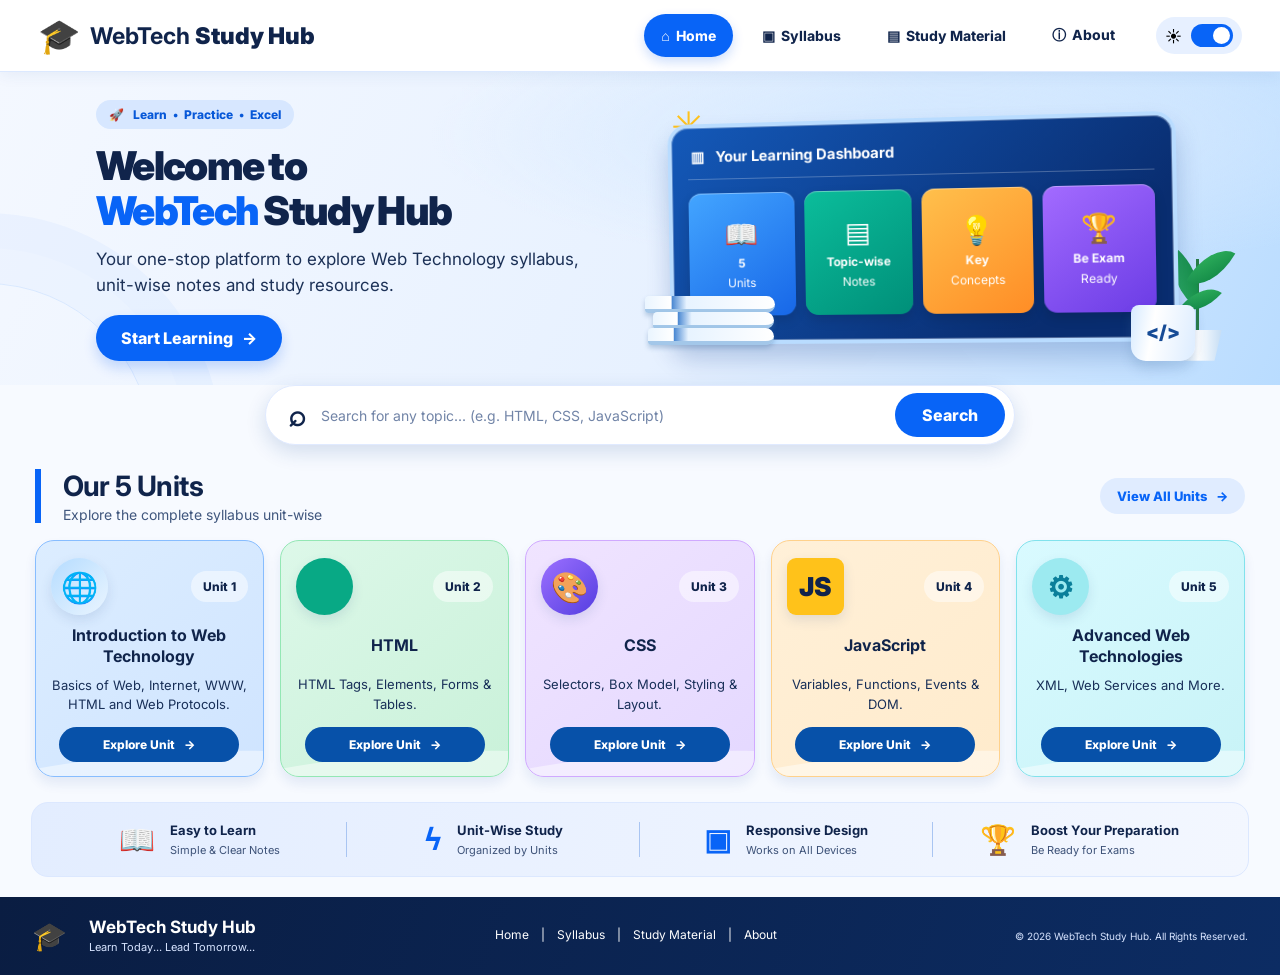
<file: index.html>
<!DOCTYPE html>
<html lang="en"><head>
<meta charset="UTF-8"><meta name="viewport" content="width=device-width, initial-scale=1">
<title>WebTech Study Hub</title><link rel="stylesheet" href="css/style.css">
<script src="js/data.js" defer></script><script src="js/script.js" defer></script>
</head><body>
<header class="header">
<a class="brand" href="index.html"><span class="cap">🎓</span><span>WebTech <b>Study Hub</b></span></a>
<button class="menu-toggle" id="menuToggle" aria-label="Toggle menu">☰</button>
<nav id="nav"><a class="active" href="index.html">⌂ &nbsp;Home</a><a href="#units">▣ &nbsp;Syllabus</a><a href="study.html">▤ &nbsp;Study Material</a><a href="#about">ⓘ &nbsp;About</a></nav>
<button class="theme" id="themeToggle" aria-label="Toggle theme"><span id="themeIcon">☀️</span><span class="switch"></span></button>
</header>
<main>
<section class="hero"><div class="hero-copy">
<div class="eyebrow">🚀 &nbsp; Learn &nbsp;•&nbsp; Practice &nbsp;•&nbsp; Excel</div>
<h1>Welcome to<br><span>WebTech</span> Study Hub</h1>
<p>Your one-stop platform to explore Web Technology syllabus,<br class="desktop"> unit-wise notes and study resources.</p>
<a class="cta" href="#units">Start Learning &nbsp; →</a>
</div>
<div class="hero-art"><div class="spark">✳</div><div class="screen">
<div class="screen-title">▥ &nbsp; Your Learning Dashboard</div>
<div class="dash-cards"><div class="dash blue"><span>📖</span><b>5</b><small>Units</small></div><div class="dash green"><span>▤</span><b>Topic-wise</b><small>Notes</small></div><div class="dash orange"><span>💡</span><b>Key</b><small>Concepts</small></div><div class="dash purple"><span>🏆</span><b>Be Exam</b><small>Ready</small></div></div>
</div><div class="books"><i></i><i></i><i></i></div><div class="cup">&lt;/&gt;</div><div class="plant"><i></i><i></i><i></i><b></b></div></div>
</section>
<form class="search" id="searchForm"><span>⌕</span><input id="searchInput" placeholder="Search for any topic... (e.g. HTML, CSS, JavaScript)" aria-label="Search topics"><button>Search</button></form>
<section class="units" id="units"><div class="section-title"><div><h2>Our 5 Units</h2><p>Explore the complete syllabus unit-wise</p></div><a href="study.html">View All Units &nbsp; →</a></div>
<div class="grid" id="unitGrid"></div><p class="no-results" id="noResults" hidden>No matching units found. Try another keyword.</p></section>
<section class="benefits" id="about"><div><span>📖</span><p><b>Easy to Learn</b><small>Simple &amp; Clear Notes</small></p></div><div><span>ϟ</span><p><b>Unit-Wise Study</b><small>Organized by Units</small></p></div><div><span>▣</span><p><b>Responsive Design</b><small>Works on All Devices</small></p></div><div><span>🏆</span><p><b>Boost Your Preparation</b><small>Be Ready for Exams</small></p></div></section>
</main>
<footer><a class="footbrand" href="index.html">🎓 &nbsp; <span><b>WebTech Study Hub</b><small>Learn Today... Lead Tomorrow...</small></span></a><nav><a href="index.html">Home</a>　|　<a href="#units">Syllabus</a>　|　<a href="study.html">Study Material</a>　|　<a href="#about">About</a></nav><small>© 2026 WebTech Study Hub. All Rights Reserved.</small></footer>
</body></html>
</file>
<file: css/style.css>
@import url('https://fonts.googleapis.com/css2?family=Inter:wght@400;500;600;700;800;900&display=swap');
:root{--blue:#0864f7;--navy:#0b214d;--text:#10244b;--muted:#40577e;--page:#f7faff;--line:#dbe8ff;--shadow:0 8px 22px #12468c1c}
*{box-sizing:border-box}html{scroll-behavior:smooth}body{margin:0;background:var(--page);color:var(--text);font-family:Inter,"Segoe UI",Arial,sans-serif}a{color:inherit;text-decoration:none}button,input{font:inherit}
.header{height:72px;padding:0 3%;display:flex;align-items:center;gap:24px;background:#ffffffed;border-bottom:1px solid #dce9ff;box-shadow:0 3px 15px #184a8c12;position:relative;z-index:5}.brand{display:flex;align-items:center;gap:10px;font-size:23px;font-weight:700;white-space:nowrap;margin-right:auto}.brand b{font-weight:900}.cap{font-size:34px}#nav{display:flex;align-items:center;gap:12px;height:100%}#nav a{padding:13px 17px;border-radius:28px;font-size:14px;font-weight:750;white-space:nowrap}#nav a:hover,#nav a.active{background:var(--blue);color:white;box-shadow:0 5px 12px #005af033}.theme{border:0;border-radius:25px;background:#e7f0ff;padding:7px 9px;display:flex;align-items:center;gap:9px;cursor:pointer}.switch{width:42px;height:23px;border-radius:20px;background:var(--blue);padding:3px}.switch:after{content:"";display:block;width:17px;height:17px;border-radius:50%;background:white;margin-left:auto}.menu-toggle{display:none;border:0;background:none;color:var(--blue);font-size:25px}
.hero{min-height:310px;padding:28px 7.5% 24px;display:grid;grid-template-columns:1fr 1fr;align-items:center;gap:20px;overflow:hidden;position:relative;background:radial-gradient(ellipse at 75% 20%,#d3e8ff,transparent 39%),linear-gradient(115deg,#f4f8ff,#e7f1ff 55%,#b9dcff)}.hero:before{content:"";position:absolute;width:330px;height:330px;border:1px solid #3c8fff22;border-radius:50%;left:-180px;bottom:-230px;box-shadow:0 0 0 35px #fff2,0 0 0 70px #388eff0d}.hero-copy{position:relative;z-index:1}.eyebrow{display:inline-flex;padding:7px 13px;border-radius:22px;color:#0758d8;background:#d7e7ff;font-size:12px;font-weight:800;margin-bottom:15px}.hero h1{font-size:clamp(32px,3.1vw,48px);line-height:1.13;letter-spacing:-1.7px;margin:0 0 12px;font-weight:900}.hero h1 span,.studyintro h1 span{color:var(--blue)}.hero-copy p{font-size:17px;line-height:1.55;margin:0 0 17px;color:#1c3157}.cta{display:inline-block;border-radius:30px;background:var(--blue);color:white;padding:13px 25px;font-weight:800;box-shadow:0 7px 13px #0059f033}.hero-art{height:260px;position:relative;display:flex;align-items:center;justify-content:center;min-width:0}.screen{width:min(100%,510px);min-height:225px;background:linear-gradient(135deg,#1459b9,#092d70 80%);border:4px solid #b9dcff;border-radius:21px;padding:20px 17px 17px;transform:perspective(900px) rotateY(-5deg) rotateZ(-1deg);box-shadow:0 15px 25px #00308738,inset 0 0 0 1px #ffffff4d;z-index:1}.screen-title{display:flex;align-items:center;gap:10px;color:white;font-size:15px;padding:0 3px 13px;border-bottom:1px solid #ffffff40;font-weight:700}.dash-cards{display:grid;grid-template-columns:repeat(4,1fr);gap:10px;margin-top:14px}.dash{min-height:125px;border-radius:13px;display:flex;flex-direction:column;justify-content:center;align-items:center;color:white;gap:5px;text-align:center;padding:9px 4px;box-shadow:inset 0 1px #ffffff59,0 5px 12px #0002}.dash span{font-size:28px;line-height:1.2}.dash b,.dash small{font-size:12px}.blue{background:linear-gradient(145deg,#43a5ff,#1767e8)}.green{background:linear-gradient(145deg,#0bbd9b,#008f79)}.orange{background:linear-gradient(145deg,#ffc04c,#ff8d26)}.purple{background:linear-gradient(145deg,#a36bff,#6b3ce5)}.spark{position:absolute;left:4%;top:0;color:#ffc21c;font-size:42px}.books{position:absolute;left:-1%;bottom:16px;width:130px;z-index:2}.books i{display:block;height:17px;border-radius:6px 12px 12px 5px;margin-top:-1px;border-bottom:4px solid #a3c7e9;background:linear-gradient(90deg,#eaf5ff,#fff 20%,#4d8ad3 21%,#e7f3ff 32%,#fff);box-shadow:0 3px 5px #4774a555}.books i:nth-child(2){margin-left:8px;width:93%}.books i:nth-child(3){margin-left:3px;width:97%}.cup{position:absolute;right:-2%;bottom:0;width:64px;height:56px;border-radius:8px 8px 15px 15px;background:linear-gradient(100deg,#d6eaff,#fff 35%,#dcecff);box-shadow:0 8px 12px #4774a533;display:grid;place-items:center;color:#164b96;font-weight:900;font-size:19px;z-index:2}.plant{position:absolute;right:-8%;bottom:0;width:60px;height:130px}.plant:before{content:"";position:absolute;bottom:29px;left:29px;height:73px;width:3px;background:#267c45}.plant i{position:absolute;width:29px;height:49px;background:linear-gradient(120deg,#38bd64,#087b3e);border-radius:100% 0 100% 0}.plant i:nth-child(1){left:4px;top:22px;transform:rotate(-45deg)}.plant i:nth-child(2){left:29px;top:12px;transform:rotate(30deg)}.plant i:nth-child(3){left:20px;top:44px;transform:rotate(42deg) scale(.75)}.plant b{position:absolute;bottom:0;left:7px;width:48px;height:31px;background:linear-gradient(90deg,#c5ddf4,#fff,#c5ddf4);clip-path:polygon(0 0,100% 0,85% 100%,15% 100%)}
.search{max-width:750px;min-height:59px;margin:0 auto;position:relative;z-index:3;display:flex;align-items:center;gap:13px;padding:7px 9px 7px 22px;background:white;border:1px solid #e0eaff;border-radius:40px;box-shadow:0 7px 20px #14448c29}.search>span{font-size:30px;font-weight:700}.search input{flex:1;min-width:0;border:0;outline:0;color:var(--text);font-size:14px}.search input::placeholder{color:#7184a7}.search button{border:0;background:var(--blue);color:white;padding:12px 27px;border-radius:30px;font-weight:800;cursor:pointer}
.units{padding:24px 2.7% 25px}.section-title{display:flex;align-items:center;justify-content:space-between;margin-bottom:17px}.section-title>div{border-left:6px solid var(--blue);padding-left:22px}.section-title h2{font-size:28px;margin:0 0 3px;letter-spacing:-.6px}.section-title p{margin:0;color:var(--muted);font-size:14px}.section-title>a{color:var(--blue);background:#e0ecff;padding:10px 17px;border-radius:25px;font-size:13px;font-weight:800}.grid{display:grid;grid-template-columns:repeat(5,minmax(0,1fr));gap:16px}.card{border-radius:19px;min-height:225px;padding:17px 15px 14px;display:flex;flex-direction:column;align-items:center;text-align:center;border:1px solid;box-shadow:0 7px 12px #1a489617;position:relative;overflow:hidden;transition:transform .2s,box-shadow .2s}.card:after{content:"";position:absolute;width:150%;height:40px;left:-20%;bottom:-18px;background:#ffffff73;border-radius:50%;transform:rotate(-4deg);pointer-events:none}.card:hover{transform:translateY(-5px);box-shadow:0 13px 20px #1a489626}.card.blue{background:linear-gradient(140deg,#dcedff,#cfe4ff);border-color:#87bdff}.card.green{background:linear-gradient(140deg,#ddf8e9,#c9f1d9);border-color:#93e7b4}.card.purple{background:linear-gradient(140deg,#f0e4ff,#e4d8ff);border-color:#d0a9ff}.card.orange{background:linear-gradient(140deg,#fff0d8,#ffebcc);border-color:#ffd18b}.card.cyan{background:linear-gradient(140deg,#d9faff,#c8f3f7);border-color:#81e2ec}.cardtop{display:flex;align-items:center;justify-content:space-between;width:100%;margin-bottom:8px;gap:8px}.uniticon{width:57px;height:57px;display:grid;place-items:center;border-radius:17px;font-size:30px;font-weight:900;box-shadow:0 5px 12px #244f8b20}.uniticon.blue{color:#0870e8;background:linear-gradient(135deg,#b5dcff,#eaf5ff);border-radius:50%}.uniticon.green{color:white;background:#08a985;border-radius:50%;font-size:24px}.uniticon.purple{background:linear-gradient(135deg,#9c70ff,#543ee0);border-radius:50%}.uniticon.orange{background:#ffc21a;color:#10234c;border-radius:9px;font-size:26px}.uniticon.cyan{color:#0b7f9a;background:#9ceaf0;border-radius:50%}.unitnum{background:#ffffff80;padding:8px 12px;border-radius:20px;font-size:12px;font-weight:800;white-space:nowrap}.card h3{font-size:16px;line-height:1.3;margin:2px 0 9px;min-height:41px;display:flex;align-items:center;justify-content:center}.card p{font-size:13px;line-height:1.5;color:#182f58;margin:0 0 12px;flex:1}.explore{position:relative;z-index:1;display:inline-flex;justify-content:center;align-items:center;background:#0751a9;color:white;border-radius:25px;padding:10px 17px;font-size:12px;font-weight:800;width:100%;max-width:180px}.no-results{text-align:center;padding:22px;color:var(--muted)}
.benefits{margin:0 2.4% 20px;padding:19px 22px;display:grid;grid-template-columns:repeat(4,1fr);background:linear-gradient(100deg,#e3edff,#f3f7ff);border:1px solid #dce8ff;border-radius:17px}.benefits>div{display:flex;justify-content:center;align-items:center;gap:15px;padding:0 12px;border-right:1px solid #a9c5f2}.benefits>div:last-child{border:0}.benefits span{font-size:29px;color:var(--blue);font-weight:900}.benefits p{margin:0}.benefits b,.benefits small{display:block}.benefits b{font-size:13px;margin-bottom:5px}.benefits small{font-size:11px;color:#3d5278}
footer{background:linear-gradient(110deg,#0a1d42,#0c2c63);color:white;min-height:78px;padding:15px 2.5%;display:flex;align-items:center;justify-content:space-between;gap:20px}footer a{color:white}.footbrand{display:flex;align-items:center;gap:8px;font-size:28px}.footbrand b,.footbrand small{display:block}.footbrand b{font-size:17px}.footbrand small{font-size:11px;margin-top:3px;color:#d7e4ff}footer nav{font-size:12px}footer>small{font-size:10px;color:#d7e4ff;white-space:nowrap}
.study-main{max-width:1200px;margin:auto;padding:45px 28px 70px;min-height:calc(100vh - 150px)}.studyintro{text-align:center;margin-bottom:30px}.studyintro h1{font-size:clamp(30px,4vw,45px);margin:0 0 10px}.studyintro p{color:var(--muted)}code{background:#e8f0ff;color:#0751a9;border-radius:5px;padding:2px 5px}.study-layout{display:grid;grid-template-columns:285px 1fr;gap:24px;align-items:start}.sidebar,.notes{background:white;border:1px solid var(--line);border-radius:18px;box-shadow:var(--shadow)}.sidebar{padding:20px 14px}.sidebar h3{margin:0 10px 15px}.sidebar button{width:100%;display:flex;gap:12px;align-items:center;text-align:left;padding:12px;margin:4px 0;border:0;border-radius:12px;background:transparent;color:var(--text);cursor:pointer;font-weight:800}.sidebar button>span:first-child{width:38px;height:38px;border-radius:11px;background:#e6f0ff;display:grid;place-items:center;font-size:20px}.sidebar button small{display:block;color:var(--muted);font-weight:500;margin-top:4px;line-height:1.3}.sidebar button.selected{background:#eaf2ff;color:#0755c5}.notes{padding:30px;min-height:400px}.kicker{font-size:12px;font-weight:900;color:var(--blue);letter-spacing:1px}.notes h1{font-size:30px;margin:10px 0}.notes>p,.topiccontent p{color:var(--muted);line-height:1.8}.tabs{display:flex;flex-wrap:wrap;gap:9px;padding:20px 0;border-bottom:1px solid var(--line)}.tabs button{border:1px solid var(--line);background:#f5f8ff;color:var(--text);border-radius:22px;padding:9px 14px;cursor:pointer;font-size:13px;font-weight:700}.tabs button.selected{background:var(--blue);border-color:var(--blue);color:white}.topiccontent{padding:24px 0;min-height:150px}.topiccontent h2{font-size:22px}.tip{padding:14px;border-radius:12px;background:#eef5ff;font-size:13px;line-height:1.7}.controls{display:flex;align-items:center;justify-content:space-between;gap:12px;border-top:1px solid var(--line);padding-top:20px;font-size:12px;color:var(--muted)}.controls button{padding:11px 16px;border:1px solid var(--line);background:white;border-radius:25px;color:var(--text);cursor:pointer;font-weight:700}.controls button:last-child{background:var(--blue);color:white;border-color:var(--blue)}.controls button:disabled{opacity:.4;cursor:not-allowed}
.dark{--text:#e8efff;--muted:#b3c5e7;--page:#0c1730;--line:#253c66;background:var(--page);color:var(--text)}.dark .header,.dark .sidebar,.dark .notes,.dark .search{background:#142343;border-color:#253c66}.dark .hero{background:linear-gradient(115deg,#13264a,#173b70)}.dark .hero-copy p,.dark .card p{color:#e1ebff}.dark .benefits{background:#142343;border-color:#253c66}.dark .benefits small{color:#c4d5f4}.dark .search input{background:transparent;color:var(--text)}.dark .sidebar button.selected,.dark .tabs button{background:#1b3158;color:var(--text)}.dark .tabs button.selected{background:var(--blue);color:white}.dark .tip{background:#1b3158}.dark .controls button{background:#1b3158;color:var(--text)}.dark .controls button:last-child{background:var(--blue);color:white}
@media(max-width:1100px){.header{gap:12px;padding:0 2%}.brand{font-size:19px}.cap{font-size:29px}#nav{gap:3px}#nav a{padding:11px 10px;font-size:12px}.hero{padding-left:5%;padding-right:5%}.grid{gap:10px}.card{padding:14px 10px}.card h3{font-size:14px}.card p{font-size:12px}.uniticon{width:48px;height:48px}.unitnum{font-size:11px;padding:7px 9px}.benefits>div{gap:8px;padding:0 6px}.benefits b{font-size:11px}footer nav{font-size:11px}}
@media(max-width:760px){.header{height:66px}.brand{font-size:17px;gap:6px}.cap{font-size:26px}.menu-toggle{display:block;order:3}#nav{display:none;position:absolute;top:66px;left:0;right:0;height:auto;padding:12px;background:white;box-shadow:0 12px 18px #12345a20;flex-direction:column;align-items:stretch}#nav.open{display:flex}#nav a{font-size:14px}.dark #nav{background:#142343}.theme{margin-left:0;order:2}.hero{grid-template-columns:1fr;padding:28px 6% 20px;gap:5px}.hero h1{font-size:37px}.hero-copy p{font-size:15px}.desktop{display:none}.hero-art{height:230px;margin:0 8px}.screen{min-height:195px;padding:14px 12px}.dash-cards{gap:6px;margin-top:10px}.dash{min-height:105px}.dash span{font-size:23px}.dash b,.dash small{font-size:10px}.books{left:-3%;bottom:6px;width:90px}.cup{right:-3%;transform:scale(.8);transform-origin:bottom right}.plant{right:-7%;transform:scale(.8);transform-origin:bottom right}.search{margin:14px 4% 0;padding-left:15px;min-height:54px;gap:8px}.search input{font-size:12px}.search button{padding:11px 15px;font-size:12px}.units{padding:25px 4%}.section-title h2{font-size:23px}.section-title p{font-size:12px}.section-title>a{font-size:11px;padding:9px 10px}.grid{grid-template-columns:repeat(2,minmax(0,1fr));gap:12px}.card{min-height:220px;padding:14px 11px}.card h3{font-size:14px}.card p{font-size:12px}.benefits{grid-template-columns:repeat(2,1fr);gap:15px 0;margin:0 4% 18px;padding:17px 8px}.benefits>div{justify-content:flex-start;border:0;padding:0 9px}.benefits>div:nth-child(odd){border-right:1px solid #a9c5f2}.benefits span{font-size:23px}.benefits b{font-size:11px}.benefits small{font-size:10px}footer{flex-direction:column;align-items:flex-start;padding:20px 5%;gap:16px}footer>small{white-space:normal}.study-main{padding:30px 4% 50px}.study-layout{grid-template-columns:1fr}.sidebar{padding:15px}.sidebar>div{display:grid;grid-template-columns:repeat(2,minmax(0,1fr));gap:4px}.sidebar button{padding:8px;font-size:12px;gap:7px}.sidebar button>span:first-child{width:30px;height:30px;font-size:16px}.sidebar button small{font-size:10px}.notes{padding:20px}.notes h1{font-size:25px}.controls{flex-wrap:wrap}}
@media(max-width:400px){.brand{font-size:15px}.cap{font-size:23px}.theme{padding:5px;gap:4px}.switch{width:35px}.hero h1{font-size:32px}.screen-title{font-size:12px}.grid{grid-template-columns:1fr}.card{min-height:200px}.section-title{align-items:flex-start;gap:8px}.section-title>div{padding-left:12px}.section-title>a{white-space:nowrap}}

/* Rich study content: retains the existing blue/white visual identity. */
.markdown-content{color:var(--text);font-size:14px;line-height:1.8;overflow-wrap:anywhere}.markdown-content h1,.markdown-content h2,.markdown-content h3,.markdown-content h4{color:var(--text);line-height:1.35;margin:25px 0 10px}.markdown-content h2{font-size:23px;border-bottom:1px solid var(--line);padding-bottom:8px}.markdown-content h3{font-size:18px}.markdown-content p{color:var(--muted);margin:10px 0}.markdown-content ul,.markdown-content ol{padding-left:25px;color:var(--muted)}.markdown-content li{margin:5px 0}.markdown-content strong{color:var(--text)}.markdown-content blockquote{margin:16px 0;padding:12px 17px;border-left:4px solid var(--blue);background:#eef5ff;border-radius:0 10px 10px 0;color:var(--muted)}.markdown-content table{width:100%;border-collapse:separate;border-spacing:0;margin:18px 0;border:1px solid var(--line);border-radius:12px;overflow:hidden;font-size:13px;display:table}.markdown-content th{background:#e8f1ff;color:#12366c;text-align:left;font-weight:800}.markdown-content th,.markdown-content td{padding:11px 13px;border-right:1px solid var(--line);border-bottom:1px solid var(--line);vertical-align:top}.markdown-content tr:last-child td{border-bottom:0}.markdown-content th:last-child,.markdown-content td:last-child{border-right:0}.markdown-content tr:nth-child(even) td{background:#f7faff}.markdown-content pre{padding:17px;background:#10244b;color:#eaf2ff;border-radius:12px;overflow:auto;line-height:1.6;font-size:13px}.markdown-content pre code{background:none;color:inherit;padding:0}.markdown-content code{font-size:.92em}.markdown-content img{display:block;max-width:100%;height:auto;margin:18px auto;border-radius:13px;box-shadow:0 7px 20px #12345a18}.markdown-content a{color:var(--blue);text-decoration:underline}.mermaid-diagram{margin:18px 0;padding:18px;border:1px solid var(--line);border-radius:14px;background:#fbfdff;overflow-x:auto;text-align:center}.mermaid-diagram svg{max-width:100%;height:auto}.interactive-block{margin:22px 0;padding:18px;border:1px solid var(--line);border-radius:15px;background:#fbfdff;box-shadow:0 5px 15px #12468c0d}.chart-heading{font-size:16px;font-weight:800;margin-bottom:12px}.chart-canvas-wrap{height:290px;position:relative}.quiz-card h3{margin:9px 0 15px;font-size:17px}.quiz-label{font-size:11px;letter-spacing:1px;color:var(--blue)}.quiz-options{display:grid;gap:9px}.quiz-options button{padding:11px 13px;text-align:left;border:1px solid var(--line);border-radius:10px;background:white;color:var(--text);cursor:pointer}.quiz-options button:hover{border-color:var(--blue);background:#f1f6ff}.quiz-options button.correct{border-color:#159b70;background:#e8fff5;color:#086b4c;font-weight:800}.quiz-options button:disabled{cursor:default}.quiz-feedback{font-weight:700;margin:12px 0 0!important}.quiz-feedback.is-correct{color:#087b57!important}.dark .markdown-content blockquote,.dark .markdown-content tr:nth-child(even) td{background:#172b4e}.dark .markdown-content th{background:#203b68;color:#e8efff}.dark .markdown-content td{background:#142343}.dark .mermaid-diagram,.dark .interactive-block{background:#142343;border-color:var(--line)}.dark .quiz-options button{background:#1b3158;color:var(--text);border-color:#34517f}.dark .quiz-options button.correct{background:#124d42;border-color:#159b70;color:#d9fff0}
@media(max-width:760px){.markdown-content table{display:block;overflow-x:auto;white-space:normal}.markdown-content th,.markdown-content td{min-width:120px;padding:9px;font-size:12px}.chart-canvas-wrap{height:240px}.interactive-block{padding:13px}.mermaid-diagram{padding:10px}}
</file>
